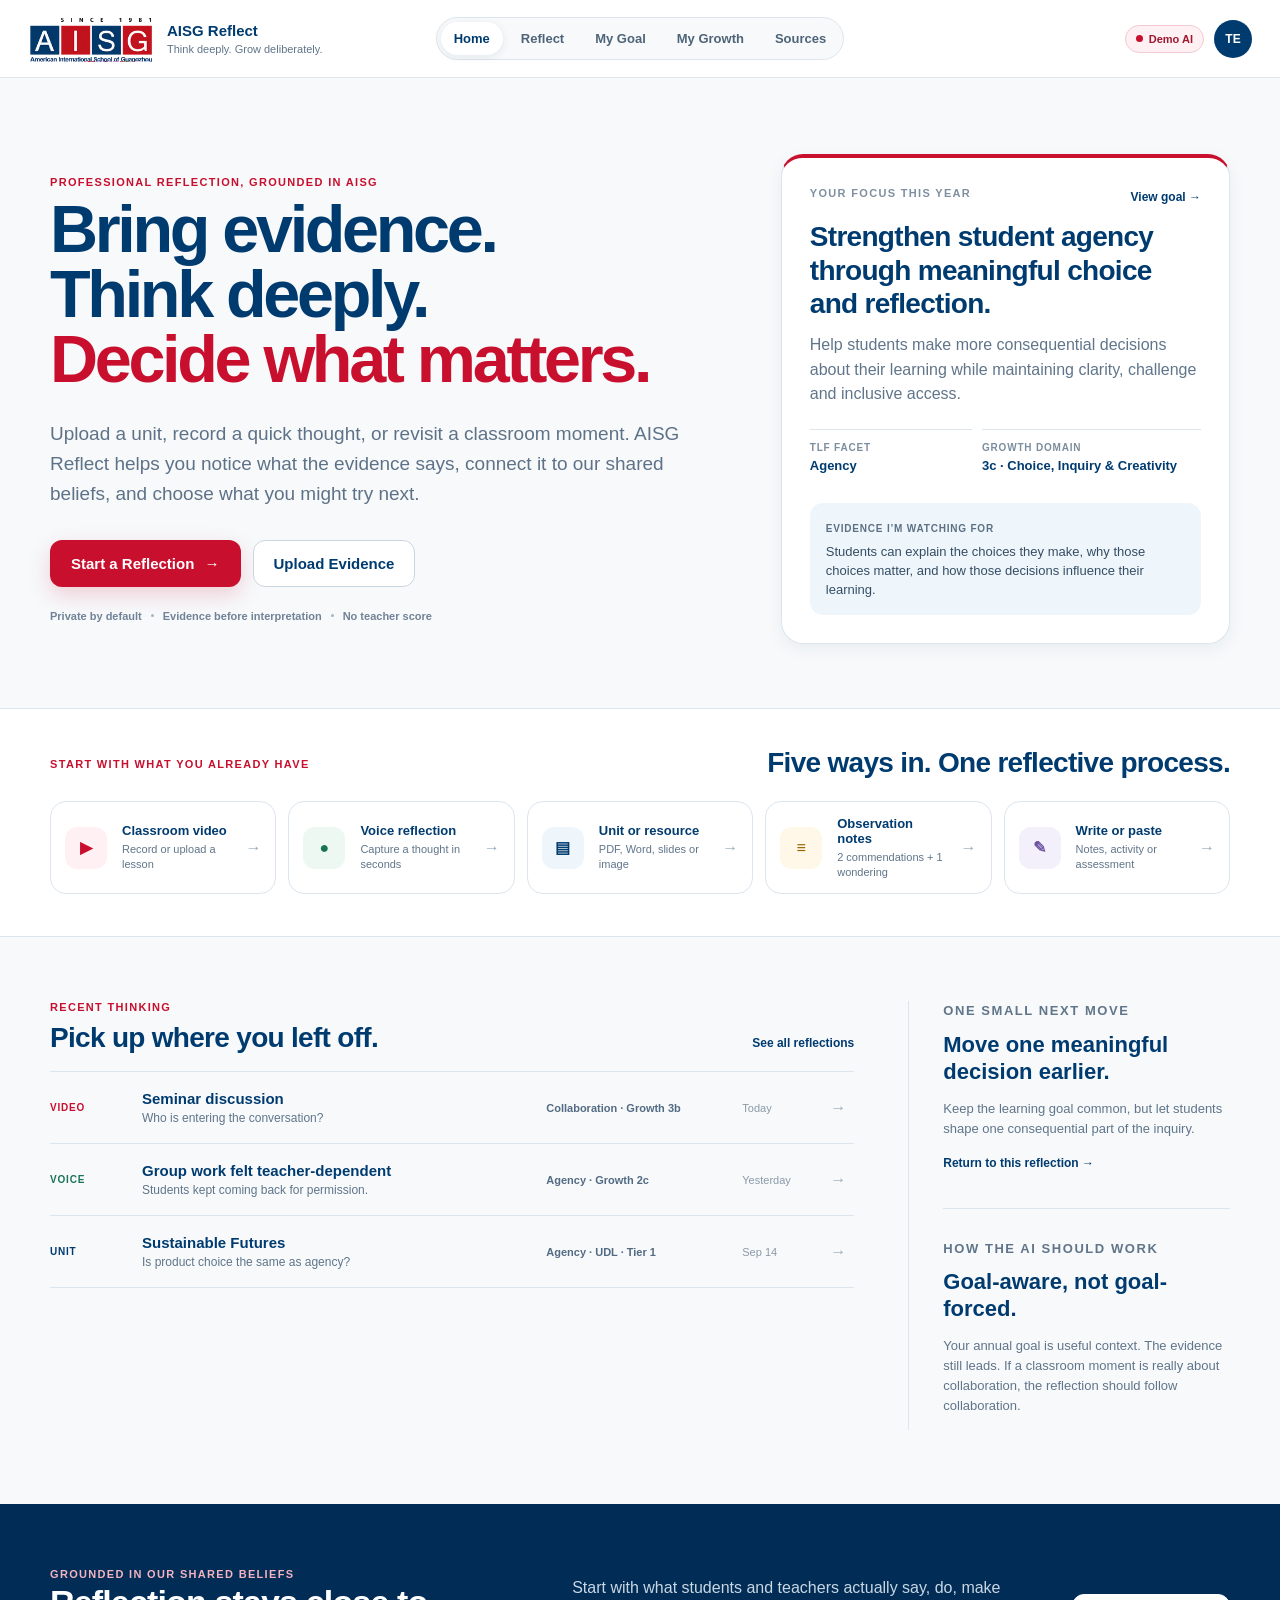
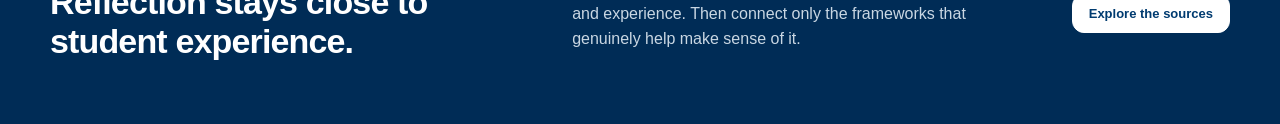
<file: index.html>
<!DOCTYPE html>
<html lang="en">
<head>
  <meta charset="UTF-8">
  <meta name="viewport" content="width=device-width, initial-scale=1.0, viewport-fit=cover">
  <meta name="theme-color" content="#ffffff">
  <meta name="apple-mobile-web-app-capable" content="yes">
  <meta name="apple-mobile-web-app-status-bar-style" content="default">
  <meta name="apple-mobile-web-app-title" content="AISG Reflect">
  <meta name="description" content="AISG Reflect — evidence-informed professional reflection grounded in AISG beliefs, goals and frameworks.">
  <title>AISG Reflect</title>
  <link rel="stylesheet" href="styles1.css?v=7">
  <link rel="stylesheet" href="styles2.css?v=7">
  <link rel="stylesheet" href="styles3.css?v=7">
  <link rel="stylesheet" href="styles4.css?v=7">
  <link rel="stylesheet" href="styles5.css?v=7">
</head>
<body>
  <div id="appRoot" aria-live="polite"></div>
  <script src="bootstrap.js?v=7"></script>
</body>
</html>
</file>
<file: styles1.css>
:root{
  --navy:#003b70;--navy-deep:#002c56;--red:#c8102e;--red-dark:#a80e27;--ink:#172b3f;--muted:#60758a;--line:#dce5ed;--line-strong:#c9d6e1;--bg:#f7f9fb;--surface:#fff;--blue-soft:#eff6fb;--red-soft:#fff1f3;--green:#197455;--green-soft:#edf8f3;--gold:#966400;--gold-soft:#fff7e8;--violet:#6d54a3;--violet-soft:#f4f0fb;
  --shadow-sm:0 5px 18px rgba(22,43,63,.06);--shadow-md:0 18px 50px rgba(22,43,63,.10);--radius-sm:12px;--radius:18px;--radius-lg:28px;--max:1180px;--header-h:78px;--motion:180ms cubic-bezier(.2,.7,.2,1);--safe-bottom:env(safe-area-inset-bottom,0px)
}
*{box-sizing:border-box}[hidden]{display:none!important}html{scroll-behavior:smooth}body{margin:0;background:var(--bg);color:var(--ink);font-family:Inter,-apple-system,BlinkMacSystemFont,"Segoe UI",Roboto,Helvetica,Arial,sans-serif;-webkit-font-smoothing:antialiased}button,input,textarea{font:inherit}button{color:inherit}button:focus-visible,input:focus-visible,textarea:focus-visible,summary:focus-visible{outline:3px solid rgba(0,59,112,.24);outline-offset:3px}.skip-link{position:fixed;left:12px;top:-60px;z-index:1000;background:#fff;color:var(--navy);padding:10px 14px;border-radius:8px;border:1px solid var(--line)}.skip-link:focus{top:12px}.site-shell{min-height:100vh}.site-header{height:var(--header-h);position:sticky;top:0;z-index:50;background:rgba(255,255,255,.96);backdrop-filter:blur(14px);border-bottom:1px solid rgba(220,229,237,.95)}.header-inner{height:100%;max-width:1320px;margin:auto;padding:0 28px;display:grid;grid-template-columns:1fr auto 1fr;align-items:center;gap:26px}.brand{display:flex;align-items:center;gap:13px;border:0;background:none;padding:0;cursor:pointer;text-align:left;justify-self:start}.aisg-logo{width:126px;max-height:48px;object-fit:contain;display:block}.brand-copy{line-height:1.15}.brand-copy strong{display:block;color:var(--navy);font-size:15px}.brand-copy small{display:block;color:var(--muted);font-size:11px;margin-top:4px}.desktop-nav{display:flex;align-items:center;gap:5px;background:#f7f9fb;border:1px solid var(--line);border-radius:999px;padding:4px}.nav-link{border:0;background:transparent;border-radius:999px;padding:9px 13px;color:#4f6478;font-size:13px;font-weight:750;cursor:pointer;transition:all var(--motion)}.nav-link:hover{color:var(--navy);background:#fff}.nav-link.is-active{background:#fff;color:var(--navy);box-shadow:0 2px 8px rgba(19,42,66,.08)}.header-actions{justify-self:end;display:flex;align-items:center;gap:10px}.demo-chip{display:flex;align-items:center;gap:6px;padding:7px 10px;border-radius:999px;background:var(--red-soft);color:#9d1730;border:1px solid #f1cad2;font-size:11px;font-weight:800}.demo-chip span{width:7px;height:7px;border-radius:50%;background:var(--red)}.profile{width:38px;height:38px;border-radius:50%;border:0;background:var(--navy);color:#fff;font-size:12px;font-weight:850}.page-width{width:min(calc(100% - 48px),var(--max));margin-inline:auto}.view{display:none}.view.is-active{display:block}.eyebrow{margin:0 0 9px;color:var(--red);font-size:11px;font-weight:850;letter-spacing:.12em;text-transform:uppercase}.eyebrow.muted{color:#7f8fa0}.eyebrow.light{color:#f4b3bf}.hero-grid{min-height:560px;padding:76px 0 64px;display:grid;grid-template-columns:minmax(0,1.1fr) minmax(360px,.75fr);gap:72px;align-items:center}.hero-copy h1,.subpage-head h1,.reflect-topline h1,.result-header h1{margin:0;color:var(--navy);font-size:clamp(46px,5.2vw,76px);line-height:.98;letter-spacing:-.05em}.hero-copy h1 span{color:var(--red)}.hero-lead{max-width:700px;font-size:19px;line-height:1.6;color:#5e7287;margin:26px 0 0}.hero-actions{display:flex;gap:12px;flex-wrap:wrap;margin-top:30px}.btn{border-radius:12px;border:1px solid transparent;padding:11px 16px;font-weight:800;font-size:13px;cursor:pointer;transition:transform var(--motion),box-shadow var(--motion),background var(--motion),border var(--motion)}.btn:hover{transform:translateY(-1px)}.btn-primary{background:var(--red);color:#fff;box-shadow:0 8px 22px rgba(200,16,46,.18)}.btn-primary:hover{background:var(--red-dark)}.btn-secondary{background:#fff;color:var(--navy);border-color:var(--line-strong)}.btn-secondary:hover{box-shadow:var(--shadow-sm);border-color:#b9c8d4}.btn-light{background:#fff;color:var(--navy);border-color:#fff}.btn-lg{padding:14px 20px;font-size:15px}.btn span{margin-left:6px}.hero-trust{display:flex;flex-wrap:wrap;align-items:center;gap:9px;margin-top:23px;color:#708296;font-size:11px;font-weight:700}.hero-trust i{width:3px;height:3px;background:#a7b4c0;border-radius:50%}.goal-spotlight{background:#fff;border:1px solid var(--line);border-top:4px solid var(--red);border-radius:22px;padding:28px;box-shadow:var(--shadow-sm)}.goal-spotlight-top{display:flex;justify-content:space-between;align-items:center;gap:15px}.goal-spotlight h2{color:var(--navy);font-size:28px;line-height:1.2;letter-spacing:-.025em;margin:12px 0}.goal-spotlight>p{color:var(--muted);line-height:1.55;margin:0}.text-link{border:0;background:none;padding:4px 0;color:var(--navy);font-weight:800;font-size:12px;cursor:pointer}.text-link:hover{text-decoration:underline}.goal-meta{display:grid;grid-template-columns:1fr 1.35fr;gap:10px;margin:22px 0 0}.goal-meta div{padding:12px 0;border-top:1px solid var(--line)}.goal-meta dt{font-size:10px;color:#7c8d9d;text-transform:uppercase;letter-spacing:.08em;font-weight:800}.goal-meta dd{margin:5px 0 0;color:var(--navy);font-size:13px;font-weight:800}.goal-evidence{margin-top:18px;padding:15px 16px;border-radius:13px;background:var(--blue-soft)}.goal-evidence span{font-size:10px;color:#5b7085;text-transform:uppercase;letter-spacing:.08em;font-weight:850}.goal-evidence p{margin:7px 0 0;color:#344d65;font-size:13px;line-height:1.45}.quick-start-wrap{background:#fff;border-block:1px solid var(--line);padding:38px 0 42px}.section-intro.compact{display:flex;align-items:end;justify-content:space-between;gap:20px}.section-intro h2,.section-heading-row h2,.belief-band h2,.goal-thread h2{margin:0;color:var(--navy);font-size:28px;letter-spacing:-.025em}.quick-start-grid{display:grid;grid-template-columns:repeat(4,1fr);gap:12px;margin-top:22px}.quick-start{display:grid;grid-template-columns:44px 1fr auto;gap:13px;align-items:center;min-height:92px;background:#fff;border:1px solid var(--line);border-radius:16px;padding:16px;text-align:left;cursor:pointer;transition:transform var(--motion),box-shadow var(--motion),border var(--motion)}.quick-start:hover{transform:translateY(-2px);box-shadow:var(--shadow-sm);border-color:#c6d4df}.quick-start>span:nth-child(2) strong,.quick-start>span:nth-child(2) small{display:block}.quick-start strong{color:var(--navy);font-size:14px}.quick-start small{color:var(--muted);font-size:11px;margin-top:4px;line-height:1.35}.quick-start>b{color:#9aabba}.quick-icon{width:42px;height:42px;border-radius:12px;display:grid;place-items:center;font-weight:900}.quick-icon.video{background:var(--red-soft);color:var(--red)}.quick-icon.audio{background:var(--green-soft);color:var(--green)}.quick-icon.file{background:var(--blue-soft);color:var(--navy)}.quick-icon.write{background:var(--violet-soft);color:var(--violet)}.home-main{display:grid;grid-template-columns:minmax(0,1.5fr) minmax(300px,.6fr);gap:54px;padding:64px 0 74px}.section-heading-row{display:flex;align-items:end;justify-content:space-between;gap:18px}.recent-table{margin-top:17px;border-top:1px solid var(--line)}.recent-row{width:100%;display:grid;grid-template-columns:76px minmax(0,1.5fr) 180px 72px 24px;gap:16px;align-items:center;padding:18px 0;border:0;border-bottom:1px solid var(--line);background:transparent;text-align:left;cursor:pointer}.recent-row:hover .recent-main strong,.recent-row:hover .row-arrow{color:var(--red)}.recent-type{font-size:10px;text-transform:uppercase;letter-spacing:.08em;font-weight:850}.recent-type.video{color:var(--red)}.recent-type.audio{color:var(--green)}.recent-type.file{color:var(--navy)}.recent-main strong{display:block;color:var(--navy);font-size:15px}.recent-main small{display:block;color:var(--muted);font-size:12px;margin-top:4px}.recent-framework{font-size:11px;color:#526a82;font-weight:750}.recent-row time{font-size:11px;color:#8a99a8}.row-arrow{color:#9aabba}.home-side{border-left:1px solid var(--line);padding-left:34px}.home-side section+section{margin-top:34px;padding-top:30px;border-top:1px solid var(--line)}.home-side h3{font-size:22px;color:var(--navy);line-height:1.25;margin:0 0 10px}.home-side p{color:var(--muted);line-height:1.55;font-size:13px}.belief-band{background:var(--navy-deep);color:#fff}
</file>
<file: styles2.css>
.belief-band-inner{min-height:220px;display:grid;grid-template-columns:1.05fr 1fr auto;gap:48px;align-items:center}.belief-band h2{color:#fff;font-size:34px;line-height:1.15}.belief-band p{color:#c9d7e3;line-height:1.6;margin:0}.subpage-head,.reflect-shell{padding-top:64px}.subpage-head{padding-bottom:36px}.subpage-head h1,.reflect-topline h1{font-size:clamp(42px,4.7vw,64px)}.subpage-head>p,.reflect-topline>div>p:last-child{font-size:17px;line-height:1.6;color:var(--muted);max-width:780px;margin:18px 0 0}.reflect-topline{display:grid;grid-template-columns:minmax(0,1fr) 300px;gap:48px;align-items:end}.goal-context-mini{border-left:3px solid var(--red);padding-left:15px;margin-bottom:4px}.goal-context-mini span,.goal-context-mini strong,.goal-context-mini small{display:block}.goal-context-mini span{font-size:10px;text-transform:uppercase;letter-spacing:.08em;color:#8292a1;font-weight:850}.goal-context-mini strong{color:var(--navy);font-size:15px;margin-top:4px}.goal-context-mini small{color:var(--muted);font-size:11px;margin-top:4px}.reflect-layout{display:grid;grid-template-columns:minmax(0,1fr) 250px;gap:52px;padding:48px 0 84px}.view#view-reflect.showing-result .reflect-topline,.view#view-reflect.showing-result .step-line,.view#view-reflect.showing-result .reflect-side-note{display:none}.view#view-reflect.showing-result .reflect-layout{grid-template-columns:1fr;padding-top:28px}.view#view-reflect.showing-result .reflect-main{max-width:1100px;margin-inline:auto;width:100%}.step-line{display:grid;grid-template-columns:repeat(3,1fr);gap:8px;margin-bottom:26px}.step-line span{border-top:3px solid #d9e2ea;padding-top:9px;color:#8a9aa9;font-size:11px;font-weight:800}.step-line span.is-active{border-color:var(--red);color:var(--red)}.chooser-grid{display:grid;grid-template-columns:1fr 1fr;gap:12px}.evidence-choice{min-height:154px;text-align:left;border:1px solid var(--line);background:#fff;border-radius:18px;padding:20px;cursor:pointer;transition:transform var(--motion),box-shadow var(--motion),border var(--motion)}.evidence-choice:hover{transform:translateY(-2px);box-shadow:var(--shadow-sm);border-color:#c5d3de}.choice-icon{width:42px;height:42px;display:grid;place-items:center;border-radius:12px;font-weight:900;margin-bottom:24px}.choice-icon.video{background:var(--red-soft);color:var(--red)}.choice-icon.audio{background:var(--green-soft);color:var(--green)}.choice-icon.file{background:var(--blue-soft);color:var(--navy)}.choice-icon.write{background:var(--violet-soft);color:var(--violet)}.evidence-choice strong,.evidence-choice small{display:block}.evidence-choice strong{color:var(--navy);font-size:16px}.evidence-choice small{color:var(--muted);font-size:12px;line-height:1.45;margin-top:6px}.reflect-side-note{border-left:1px solid var(--line);padding-left:26px;align-self:start}.reflect-side-note ul{list-style:none;padding:0;margin:17px 0}.reflect-side-note li{padding:13px 0;border-top:1px solid var(--line)}.reflect-side-note strong,.reflect-side-note span{display:block}.reflect-side-note strong{color:var(--navy);font-size:12px}.reflect-side-note span{color:var(--muted);font-size:11px;line-height:1.45;margin-top:4px}.small-note{color:#7b8b9b;font-size:11px;line-height:1.45}.capture-workspace{background:#fff;border:1px solid var(--line);border-radius:22px;padding:26px;box-shadow:var(--shadow-sm)}.workspace-head{display:flex;align-items:center;justify-content:space-between;padding-bottom:17px;border-bottom:1px solid var(--line);color:#8393a2;font-size:11px;font-weight:800}.capture-panel{padding:28px 0 8px}.capture-heading h2,.wondering-block h2,.analysis-screen h2,.reflection-section h2,.context-panel h3,.coach-section h2{margin:0;color:var(--navy);font-size:29px;line-height:1.2;letter-spacing:-.025em}.capture-heading p:last-child,.wondering-block>div>p:last-child{color:var(--muted);line-height:1.55}.upload-zone{display:grid;place-items:center;text-align:center;min-height:210px;border:1.5px dashed #b8c7d3;border-radius:18px;background:#f9fbfd;margin-top:22px;padding:26px;cursor:pointer;transition:border var(--motion),background var(--motion)}.upload-zone:hover{border-color:var(--navy);background:#f3f8fc}.upload-zone input,.inline-upload input{position:absolute;opacity:0;pointer-events:none}.upload-mark{width:46px;height:46px;border-radius:14px;background:#fff;border:1px solid var(--line);display:grid;place-items:center;color:var(--navy);font-size:23px;margin-bottom:12px}.upload-zone strong,.upload-zone small{display:block}.upload-zone strong{color:var(--navy);font-size:16px}.upload-zone small{color:var(--muted);font-size:12px;margin-top:6px}.media-preview{display:grid;grid-template-columns:180px 1fr auto;gap:14px;align-items:center;margin-top:16px;padding:13px;border:1px solid var(--line);border-radius:14px}.media-preview video{width:180px;height:105px;object-fit:cover;background:#111;border-radius:10px}.media-preview strong,.media-preview small{display:block}.media-preview strong{color:var(--navy)}.media-preview small{color:var(--muted);margin-top:5px}.notice-options{margin-top:22px}.notice-options>span{font-size:11px;color:#74879a;font-weight:800}.chip-row,.prompt-chips,.framework-chips,.coach-suggestions{display:flex;flex-wrap:wrap;gap:7px;margin-top:10px}.focus-chip,.prompt-chips button,.coach-suggestions button{border:1px solid var(--line);background:#fff;border-radius:999px;padding:8px 10px;font-size:11px;color:var(--navy);font-weight:750;cursor:pointer}.focus-chip.is-selected,.prompt-chips button.is-selected{border-color:#f0b6c1;background:var(--red-soft);color:#a1152f}.voice-recorder{display:flex;align-items:center;gap:16px;margin-top:22px;padding:20px;border:1px solid var(--line);border-radius:16px}.record-button{display:flex;align-items:center;gap:9px;border:0;background:var(--red);color:#fff;border-radius:999px;padding:12px 16px;font-weight:850;cursor:pointer}.record-button span{width:10px;height:10px;background:#fff;border-radius:50%}.record-button.is-recording span{border-radius:2px}.voice-recorder strong,.voice-recorder small{display:block}.voice-recorder small{color:var(--muted);margin-top:3px;font-size:11px}.capture-panel audio{width:100%;margin-top:14px}.inline-upload{display:inline-block;margin-top:13px;color:var(--navy);font-size:12px;font-weight:800;cursor:pointer}.document-preview{display:grid;grid-template-columns:40px 1fr auto;gap:12px;align-items:center;margin-top:14px;border:1px solid var(--line);border-radius:14px;padding:13px}.doc-icon{width:38px;height:38px;border-radius:10px;background:var(--blue-soft);color:var(--navy);display:grid;place-items:center;font-weight:900}.document-preview strong,.document-preview small{display:block}.document-preview small{color:var(--muted);font-size:11px;margin-top:4px}.large-textarea,#focusQuestion{width:100%;border:1px solid var(--line-strong);background:#fff;border-radius:14px;padding:14px;color:var(--ink);resize:vertical;line-height:1.55}.large-textarea{min-height:220px;margin-top:18px}.wondering-block{margin-top:26px;padding-top:28px;border-top:1px solid var(--line)}#focusQuestion{min-height:115px;margin-top:15px}.advanced-lens{margin-top:18px;border-top:1px solid var(--line);padding-top:16px}.advanced-lens summary{cursor:pointer;color:var(--navy);font-size:12px;font-weight:800}.advanced-lens summary span{float:right;color:#718497;font-weight:650}.lens-options{display:grid;grid-template-columns:1fr 1fr;gap:8px;margin-top:12px}.lens-option{border:1px solid var(--line);background:#fff;border-radius:12px;padding:11px;text-align:left;color:var(--navy);font-size:12px;font-weight:800;cursor:pointer}.lens-option small{display:block;color:var(--muted);font-size:10px;font-weight:500;line-height:1.4;margin-top:4px}.lens-option.is-selected{border-color:#efb7c2;background:var(--red-soft)}.reflect-action-bar{display:flex;justify-content:space-between;align-items:center;gap:18px;margin:28px -26px -26px;padding:18px 26px;border-top:1px solid var(--line);background:#fbfcfd;border-radius:0 0 22px 22px}.reflect-action-bar small,.reflect-action-bar strong{display:block}.reflect-action-bar small{color:#7f90a0;font-size:10px}.reflect-action-bar strong{color:var(--navy);margin-top:3px}.analysis-screen{min-height:430px;display:flex;flex-direction:column;align-items:center;justify-content:center;text-align:center;background:#fff;border:1px solid var(--line);border-radius:22px;padding:50px}.analysis-pulse{width:52px;height:52px;border-radius:50%;background:var(--red-soft);border:1px solid #f2cbd3;position:relative;margin-bottom:18px}.analysis-pulse:after{content:"";position:absolute;inset:15px;border-radius:50%;background:var(--red)}
</file>
<file: styles3.css>
.analysis-screen p{color:var(--muted)}.analysis-track{width:min(420px,80%);height:4px;background:#e7edf2;border-radius:999px;overflow:hidden;margin-top:20px}.analysis-track span{display:block;width:35%;height:100%;background:var(--red);animation:loading 1.3s ease-in-out infinite alternate}@keyframes loading{to{transform:translateX(180%)}}.result-header{display:grid;grid-template-columns:40px 1fr 40px;gap:14px;align-items:start;margin-bottom:28px}.result-header h1{font-size:44px}.back-square,.icon-button{width:38px;height:38px;border-radius:10px;border:1px solid var(--line);background:#fff;color:var(--navy);cursor:pointer}.result-columns{display:grid;grid-template-columns:minmax(0,1fr) 260px;gap:42px}.reflection-section{padding:28px 0;border-top:1px solid var(--line)}.reflection-section:first-child{border-top:0;padding-top:0}.result-label{margin:0 0 10px;color:var(--red);font-size:10px;text-transform:uppercase;letter-spacing:.1em;font-weight:850}.reflection-section>p:not(.result-label){color:#4f6479;line-height:1.65}.evidence-panel{background:#f2f6f9;border-left:4px solid var(--navy);padding:18px 20px;margin:5px 0 14px}.evidence-panel>div{display:flex;align-items:center;gap:9px}.evidence-panel span{font-size:10px;text-transform:uppercase;letter-spacing:.07em;color:#73879a;font-weight:850}.evidence-panel strong{color:var(--navy);font-size:11px}.evidence-panel p{color:#334c64;line-height:1.6}.evidence-panel small{color:#7c8d9e}.framework-chips span{padding:7px 9px;border-radius:999px;background:var(--blue-soft);color:var(--navy);font-size:10px;font-weight:850}.connection-section details{margin-top:14px}.connection-section summary{color:var(--navy);font-size:12px;font-weight:800;cursor:pointer}.grounding-copy{color:var(--muted);font-size:12px;line-height:1.55;margin-top:10px}.question-section blockquote{margin:0;color:var(--navy);font-size:27px;line-height:1.35;font-weight:720;letter-spacing:-.02em}.result-actions{display:flex;gap:10px;flex-wrap:wrap;margin-top:16px}.result-minor-actions{display:flex;gap:16px;flex-wrap:wrap;margin-top:13px}.result-minor-actions button{border:0;background:none;padding:0;color:#6b7f92;font-size:11px;font-weight:750;cursor:pointer}.result-minor-actions button:hover{color:var(--navy);text-decoration:underline}.result-aside{border-left:1px solid var(--line);padding-left:24px}.context-panel+.context-panel{margin-top:28px;padding-top:26px;border-top:1px solid var(--line)}.context-panel h3{font-size:20px}.context-panel p{color:var(--muted);font-size:12px;line-height:1.55}.connected-list{display:grid;gap:7px;margin-top:13px}.connected-list span{padding:9px 10px;border-left:2px solid var(--red);background:#fff;color:var(--navy);font-size:11px;font-weight:800}.coach-section{margin-top:42px;border-top:1px solid var(--line);padding-top:32px;display:grid;grid-template-columns:250px minmax(0,1fr);gap:40px}.coach-section>div:first-child>p:last-child{color:var(--muted);font-size:12px;line-height:1.55}.coach-thread{min-height:70px;display:grid;gap:8px}.coach-message{max-width:86%;padding:10px 12px;border-radius:13px;font-size:12px;line-height:1.5}.coach-message.ai{background:#fff;border:1px solid var(--line)}.coach-message.user{background:var(--navy);color:#fff;margin-left:auto}.coach-entry{display:grid;grid-template-columns:1fr auto;gap:8px;margin-top:10px}.coach-entry input{border:1px solid var(--line-strong);border-radius:10px;padding:11px 12px}.coach-entry button{border:0;border-radius:10px;background:var(--red);color:#fff;font-weight:800;padding:0 15px}.goal-page-grid{display:grid;grid-template-columns:minmax(0,1.3fr) minmax(280px,.55fr);gap:42px}.goal-main{background:var(--navy-deep);color:#fff;border-radius:24px;padding:34px}.goal-main h2{font-size:38px;line-height:1.15;margin:10px 0 14px}.goal-main>p{color:#cbd9e4;line-height:1.6}.goal-map{display:grid;grid-template-columns:repeat(3,1fr);gap:1px;margin-top:28px;background:rgba(255,255,255,.13);border-radius:14px;overflow:hidden}.goal-map div{background:rgba(255,255,255,.06);padding:16px}.goal-map span,.goal-map strong{display:block}.goal-map span{font-size:9px;color:#a9c0d3;text-transform:uppercase;letter-spacing:.08em;font-weight:850}.goal-map strong{font-size:12px;color:#fff;margin-top:6px}.goal-evidence.dark{background:rgba(255,255,255,.08)}.goal-evidence.dark span{color:#b3c8d9}.goal-evidence.dark p{color:#fff}.goal-side-stack section{padding:22px 0;border-top:1px solid var(--line)}.goal-side-stack section:first-child{border-top:0;padding-top:0}.goal-side-stack h3{color:var(--navy);font-size:23px;line-height:1.3;margin:0}.goal-side-stack p{color:var(--muted);line-height:1.55}.goal-thread{padding:58px 0 82px}.thread-list{margin-top:18px;border-top:1px solid var(--line)}.thread-list article{display:grid;grid-template-columns:90px 1fr;gap:18px;padding:20px 0;border-bottom:1px solid var(--line)}.thread-list time{font-size:11px;color:#8999a8}.thread-list strong{color:var(--navy)}.thread-list p{color:var(--muted);margin:5px 0}.thread-list span{color:var(--red);font-size:10px;font-weight:850}.growth-grid{display:grid;grid-template-columns:minmax(0,1.3fr) minmax(300px,.55fr);gap:50px;padding-bottom:82px}.growth-timeline article{display:grid;grid-template-columns:74px 14px 1fr;gap:12px;min-height:138px}.growth-timeline time{color:#8595a4;font-size:11px;padding-top:3px}.growth-timeline>article>span{width:11px;height:11px;border-radius:50%;background:var(--red);position:relative}.growth-timeline>article>span:after{content:"";position:absolute;left:5px;top:14px;width:1px;height:110px;background:#d8e2ea}.growth-timeline article:last-child>span:after{display:none}.growth-timeline h3{margin:0;color:var(--navy);font-size:19px}.growth-timeline p{color:var(--muted);line-height:1.5;margin:7px 0}.growth-timeline small{color:var(--red);font-weight:850}.growth-side{border-left:1px solid var(--line);padding-left:28px}.growth-side section+section{border-top:1px solid var(--line);padding-top:26px;margin-top:28px}.growth-side h3{color:var(--navy);font-size:24px;line-height:1.3}.growth-side p,.growth-side li{color:var(--muted);line-height:1.55}.growth-side ul{padding-left:18px}.source-principles{display:grid;grid-template-columns:repeat(3,1fr);gap:10px;padding-bottom:22px}.source-principles>div{display:grid;grid-template-columns:38px 1fr;column-gap:11px;background:#fff;border:1px solid var(--line);border-radius:15px;padding:15px}.source-principles span{grid-row:1/3;width:36px;height:36px;border-radius:10px;background:var(--blue-soft);color:var(--navy);display:grid;place-items:center;font-weight:900}.source-principles strong{color:var(--navy);font-size:13px}.source-principles small{color:var(--muted);font-size:11px;line-height:1.4;margin-top:3px}.source-stack{padding-bottom:26px}.source-row-large{display:grid;grid-template-columns:300px 1fr;gap:40px;padding:34px 0;border-top:1px solid var(--line)}.source-row-large h2{color:var(--navy);font-size:27px;margin:7px 0}.source-row-large>div>p,.source-row-large>p{color:var(--muted);line-height:1.55;margin:0}.source-badge{font-size:9px;text-transform:uppercase;letter-spacing:.08em;color:var(--red);font-weight:850}.source-badge.external{color:var(--gold)}.facet-line{display:flex;flex-wrap:wrap;gap:7px;align-content:start}.facet-line span,.cycle-line span{padding:8px 10px;border-radius:999px;background:var(--red-soft);color:#9e1c33;font-size:10px;font-weight:850}.domain-columns{display:grid;grid-template-columns:1fr 1fr;gap:10px}.domain-columns div{display:grid;grid-template-columns:30px 1fr;gap:8px;align-items:start}.domain-columns b{width:28px;height:28px;border-radius:8px;background:var(--blue-soft);color:var(--navy);display:grid;place-items:center}.domain-columns span{font-size:11px;color:#344c63;font-weight:750;line-height:1.4}.cycle-line{display:flex;align-items:center;flex-wrap:wrap;gap:6px}.cycle-line span{background:var(--gold-soft);color:#78540c}.cycle-line i{font-style:normal;color:#a8b5c0}.beliefs-footer{padding:40px 0 84px;border-top:1px solid var(--line)}.beliefs-footer>div{display:flex;flex-wrap:wrap;gap:8px;margin-top:13px}.beliefs-footer span{padding:9px 11px;border:1px solid var(--line);border-radius:999px;background:#fff;color:var(--navy);font-size:11px;font-weight:750}.mobile-nav{display:none}.toast{position:fixed;z-index:100;left:50%;bottom:26px;transform:translate(-50%,20px);opacity:0;background:#172b3f;color:#fff;border-radius:999px;padding:10px 14px;font-size:11px;font-weight:750;pointer-events:none;transition:.2s}.toast.show{opacity:1;transform:translate(-50%,0)}
</file>
<file: styles4.css>
@media(max-width:1050px){.header-inner{grid-template-columns:auto 1fr auto}.desktop-nav{justify-self:end}.brand-copy{display:none}.nav-link{padding-inline:10px}.hero-grid{grid-template-columns:1fr .75fr;gap:40px}.home-main{gap:34px}.recent-row{grid-template-columns:66px 1fr 140px 58px 20px}.belief-band-inner{grid-template-columns:1fr 1fr}.belief-band-inner .btn{grid-column:2;justify-self:start}.reflect-layout{grid-template-columns:1fr}.reflect-side-note{display:none}.result-columns{grid-template-columns:1fr}.result-aside{border-left:0;border-top:1px solid var(--line);padding:24px 0 0;display:grid;grid-template-columns:1fr 1fr;gap:24px}.context-panel+.context-panel{margin:0;padding:0;border:0}.coach-section{grid-template-columns:1fr}.source-row-large{grid-template-columns:250px 1fr}}
@media(max-width:820px){:root{--header-h:70px}.page-width{width:min(calc(100% - 32px),var(--max))}.header-inner{padding:0 16px;display:flex;justify-content:space-between}.aisg-logo{width:102px}.desktop-nav{display:none}.brand-copy{display:block}.brand-copy small{display:none}.site-shell{padding-bottom:calc(78px + var(--safe-bottom))}.mobile-nav{position:fixed;z-index:60;left:0;right:0;bottom:0;height:calc(68px + var(--safe-bottom));padding:6px 8px var(--safe-bottom);display:grid;grid-template-columns:repeat(5,1fr);background:rgba(255,255,255,.97);backdrop-filter:blur(16px);border-top:1px solid var(--line)}.mobile-nav button{border:0;background:none;color:#75889a;display:flex;flex-direction:column;align-items:center;justify-content:center;gap:2px;font-weight:750}.mobile-nav span{font-size:17px}.mobile-nav small{font-size:9px}.mobile-nav button.is-active{color:var(--navy)}.mobile-reflect span{width:36px;height:36px;border-radius:50%;background:var(--red);color:#fff;display:grid;place-items:center;font-size:22px;margin-top:-13px;box-shadow:0 8px 16px rgba(200,16,46,.2)}.hero-grid{grid-template-columns:1fr;min-height:auto;padding:48px 0 38px;gap:34px}.hero-copy h1{font-size:clamp(43px,12vw,60px)}.hero-lead{font-size:16px;margin-top:20px}.hero-actions{display:grid;grid-template-columns:1fr 1fr}.goal-spotlight{padding:22px}.quick-start-grid{grid-template-columns:1fr 1fr}.home-main{grid-template-columns:1fr;padding:48px 0}.home-side{border-left:0;border-top:1px solid var(--line);padding:28px 0 0;display:grid;grid-template-columns:1fr 1fr;gap:22px}.home-side section+section{margin:0;padding:0;border:0}.recent-row{grid-template-columns:62px 1fr auto}.recent-framework{grid-column:2}.recent-row time{grid-column:3;grid-row:1}.row-arrow{display:none}.belief-band-inner{grid-template-columns:1fr;padding:42px 0}.belief-band-inner .btn{grid-column:auto}.reflect-topline{grid-template-columns:1fr;gap:18px}.goal-context-mini{margin-top:6px}.reflect-layout{padding-top:34px}.goal-page-grid,.growth-grid{grid-template-columns:1fr}.goal-main h2{font-size:31px}.goal-map{grid-template-columns:1fr}.goal-side-stack{display:grid;grid-template-columns:1fr 1fr;gap:22px}.growth-side{border-left:0;border-top:1px solid var(--line);padding:26px 0 0;display:grid;grid-template-columns:1fr 1fr;gap:20px}.growth-side section+section{margin:0;padding:0;border:0}.source-principles{grid-template-columns:1fr}.source-row-large{grid-template-columns:1fr;gap:18px}.domain-columns{grid-template-columns:1fr 1fr}}
@media(max-width:560px){.brand-copy{display:none}.demo-chip{padding:6px 8px}.profile{width:34px;height:34px}.page-width{width:min(calc(100% - 26px),var(--max))}.hero-grid{padding-top:36px}.hero-copy h1{font-size:43px}.hero-lead{font-size:15px}.hero-actions{grid-template-columns:1fr}.btn-lg{width:100%}.hero-trust{gap:7px;font-size:10px}.goal-spotlight h2{font-size:24px}.goal-meta{grid-template-columns:1fr}.quick-start-wrap{padding:30px 0 34px}.section-intro.compact{display:block}.quick-start-grid{grid-template-columns:1fr}.quick-start{min-height:78px}.home-main{padding:40px 0 56px}.section-heading-row{align-items:start}.recent-row{grid-template-columns:58px 1fr auto;gap:10px}.recent-framework{font-size:10px}.home-side{grid-template-columns:1fr}.belief-band h2{font-size:29px}.subpage-head,.reflect-shell{padding-top:38px}.subpage-head h1,.reflect-topline h1{font-size:40px}.chooser-grid{grid-template-columns:1fr}.evidence-choice{min-height:120px}.capture-workspace{padding:18px;border-radius:18px}.capture-panel{padding-top:22px}.capture-heading h2,.wondering-block h2,.reflection-section h2{font-size:25px}.upload-zone{min-height:170px}.voice-recorder{display:block}.record-button{width:100%;justify-content:center}.voice-recorder>div{margin-top:12px}.media-preview{grid-template-columns:1fr}.media-preview video{width:100%;height:190px}.lens-options{grid-template-columns:1fr}.reflect-action-bar{display:block;margin:24px -18px -18px;padding:16px 18px}.reflect-action-bar .btn{width:100%;margin-top:12px}.result-header{grid-template-columns:36px 1fr 36px}.result-header h1{font-size:34px}.result-aside{grid-template-columns:1fr}.question-section blockquote{font-size:22px}.result-actions{display:grid}.result-actions .btn{width:100%}.coach-entry{grid-template-columns:1fr}.coach-entry button{height:40px}.goal-main{padding:24px}.goal-main h2{font-size:29px}.goal-side-stack,.growth-side{grid-template-columns:1fr}.thread-list article{grid-template-columns:64px 1fr}.growth-timeline article{grid-template-columns:55px 12px 1fr}.domain-columns{grid-template-columns:1fr}.source-row-large{padding:28px 0}.beliefs-footer>div{display:grid}.toast{bottom:calc(82px + var(--safe-bottom));max-width:calc(100% - 24px);text-align:center}}
@media(prefers-reduced-motion:reduce){*{scroll-behavior:auto!important;animation:none!important;transition:none!important}}
</file>
<file: styles5.css>
/* v7 · Classroom Observation Notes */
.quick-icon.observation,.choice-icon.observation{background:var(--gold-soft);color:var(--gold)}
.observation-choice{grid-column:1/-1;display:grid;grid-template-columns:42px 1fr;grid-template-rows:auto auto;column-gap:15px;row-gap:2px;align-items:center;min-height:112px}
.observation-choice .choice-icon{grid-row:1/3;margin:0}.observation-choice strong{align-self:end}.observation-choice small{align-self:start}
.observation-panel .capture-heading{max-width:760px}.observation-notes{min-height:300px}.observation-upload-row{display:flex;align-items:center;justify-content:space-between;gap:18px;margin-top:12px;padding-bottom:3px}.observation-upload-row span{color:var(--muted);font-size:11px}.observation-format-note{display:flex;align-items:center;justify-content:space-between;gap:18px;margin-top:18px;padding:13px 15px;border-left:3px solid var(--gold);background:var(--gold-soft);border-radius:0 12px 12px 0}.observation-format-note strong{color:#72500d;font-size:12px}.observation-format-note span{color:#785f2a;font-size:11px;font-weight:750}
.result-screen.observation-mode .result-columns,.result-screen.observation-mode .coach-section{display:none!important}.observation-result{max-width:1000px;margin:0 auto}.observation-result-intro{max-width:780px;margin-bottom:24px}.observation-result-intro h2{margin:0;color:var(--navy);font-size:34px;letter-spacing:-.03em}.observation-result-intro>p:last-child{color:var(--muted);line-height:1.6;margin:11px 0 0}.observation-notes-source{display:grid;grid-template-columns:180px 1fr;gap:22px;padding:18px 20px;background:#f2f6f9;border-left:4px solid var(--navy);margin-bottom:24px}.observation-notes-source span,.observation-notes-source strong{display:block}.observation-notes-source span{font-size:9px;text-transform:uppercase;letter-spacing:.08em;color:#7c8e9f;font-weight:850}.observation-notes-source strong{color:var(--navy);font-size:12px;margin-top:5px}.observation-notes-source p{margin:0;color:#334c64;line-height:1.6;font-size:13px}.observation-feedback-grid{display:grid;grid-template-columns:1fr 1fr;gap:14px}.observation-feedback-card{background:#fff;border:1px solid var(--line);border-radius:18px;padding:24px}.observation-feedback-card.commendation-card{border-top:4px solid var(--green)}.observation-feedback-card.wondering-card{grid-column:1/-1;border-top:4px solid var(--gold);background:#fffdf8}.observation-card-top{display:flex;align-items:center;justify-content:space-between;gap:12px;margin-bottom:18px}.feedback-kind{font-size:10px;text-transform:uppercase;letter-spacing:.09em;font-weight:850;color:var(--green)}.wondering-card .feedback-kind{color:var(--gold)}.tlf-only-tag{padding:6px 9px;border-radius:999px;background:var(--blue-soft);color:var(--navy);font-size:10px;font-weight:850;white-space:nowrap}.observation-feedback-card h2{margin:0;color:var(--navy);font-size:24px;line-height:1.25;letter-spacing:-.02em}.observation-feedback-card>p{color:#526a80;line-height:1.6;font-size:13px;margin:15px 0 0}.notes-connection{margin-top:18px;padding:13px 14px;background:#f8fafc;border-left:3px solid #b8c7d3}.notes-connection strong{display:block;color:#6d8193;font-size:9px;text-transform:uppercase;letter-spacing:.08em}.notes-connection p{margin:6px 0 0;color:#334c64;font-size:12px;line-height:1.55;font-style:italic}
@media(min-width:1051px){.quick-start-grid{grid-template-columns:repeat(5,1fr)}.quick-start{padding:14px}.quick-start strong{font-size:13px}}
@media(min-width:821px) and (max-width:1050px){.quick-start-grid{grid-template-columns:repeat(3,1fr)}}
@media(max-width:700px){.observation-upload-row,.observation-format-note{align-items:flex-start;flex-direction:column;gap:7px}.observation-notes-source{grid-template-columns:1fr;gap:10px}.observation-feedback-grid{grid-template-columns:1fr}.observation-feedback-card.wondering-card{grid-column:auto}.observation-card-top{align-items:flex-start;flex-direction:column}.observation-feedback-card{padding:20px}.observation-feedback-card h2{font-size:22px}.observation-result-intro h2{font-size:29px}}
</file>
